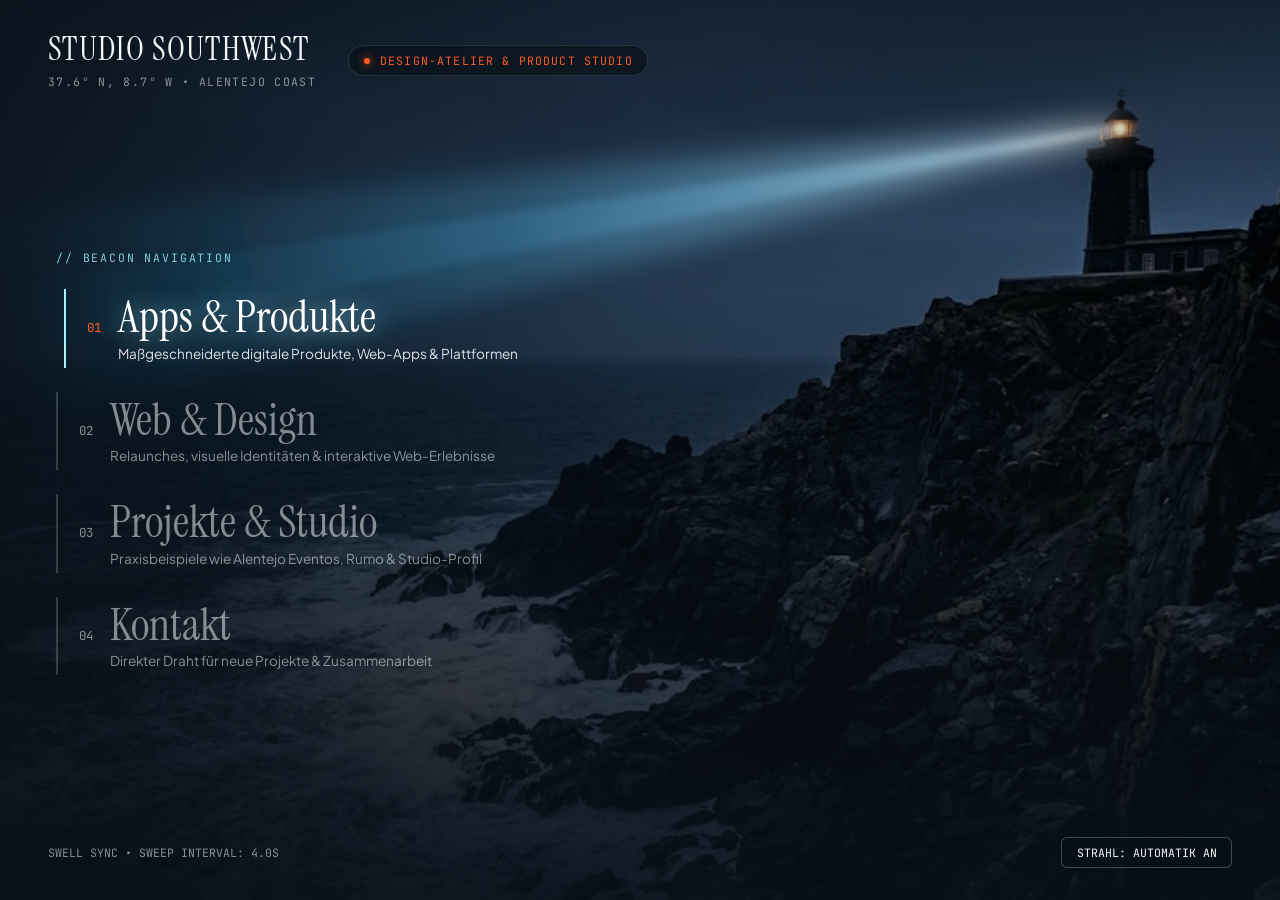
<file: index.html>
<!DOCTYPE html>
<html lang="de">
<head>
  <meta charset="UTF-8" />
  <meta name="viewport" content="width=device-width, initial-scale=1.0" />
  <title>STUDIO SOUTHWEST — Design-Atelier & Product Studio</title>
  <link rel="preconnect" href="https://fonts.googleapis.com">
  <link rel="preconnect" href="https://fonts.gstatic.com" crossorigin>
  <link href="https://fonts.googleapis.com/css2?family=Instrument+Serif:ital@0;1&family=JetBrains+Mono:wght@400;500&family=Plus+Jakarta+Sans:wght@400;500;600&display=swap" rel="stylesheet">
  <style>
    :root {
      --bg-abyss: #081018;
      --text-foam: #F4F6F8;
      --text-muted: rgba(244, 246, 248, 0.55);
      --accent-buoy: #FF5A26;
    }

    * {
      box-sizing: border-box;
      margin: 0;
      padding: 0;
    }

    html, body {
      width: 100%;
      max-width: 100%;
      overflow-x: hidden;
      min-height: 100vh;
      background-color: var(--bg-abyss);
      color: var(--text-foam);
      font-family: 'Plus Jakarta Sans', -apple-system, BlinkMacSystemFont, sans-serif;
    }

    .hero-stage {
      position: relative;
      width: 100%;
      max-width: 100%;
      height: 100vh;
      height: 100svh;
      min-height: 540px;
      overflow: hidden;
      display: flex;
      flex-direction: column;
      justify-content: space-between;
      padding: 2rem 3rem;
      background-color: var(--bg-abyss);
    }

    .coast-bg {
      position: absolute;
      inset: 0;
      width: 100%;
      height: 100%;
      object-fit: cover;
      object-position: center center;
      z-index: 1;
      filter: brightness(0.9) contrast(1.06);
      pointer-events: none;
    }

    .coast-vignette {
      position: absolute;
      inset: 0;
      z-index: 2;
      background:
        linear-gradient(90deg, rgba(8, 16, 24, 0.84) 0%, rgba(8, 16, 24, 0.36) 50%, rgba(8, 16, 24, 0.12) 100%),
        linear-gradient(180deg, rgba(8, 16, 24, 0.58) 0%, transparent 25%, rgba(8, 16, 24, 0.9) 100%);
      pointer-events: none;
    }

    .lighthouse-beam-layer {
      position: absolute;
      inset: 0;
      width: 100%;
      height: 100%;
      z-index: 3;
      pointer-events: none;
      mix-blend-mode: screen;
    }

    .top-bar {
      position: relative;
      z-index: 10;
      display: flex;
      flex-wrap: wrap;
      align-items: center;
      gap: 0.75rem 2rem;
      max-width: 100%;
      min-width: 0;
    }

    .brand {
      display: flex;
      flex-direction: column;
      gap: 0.3rem;
    }

    .brand-title {
      display: block;
      font-family: 'Instrument Serif', Georgia, serif;
      font-size: clamp(1.75rem, 2.6vw, 2.5rem);
      letter-spacing: 0.04em;
      line-height: 1;
      color: var(--text-foam);
      text-decoration: none;
    }

    .brand-coords {
      display: block;
      margin-top: 0.25rem;
      font-family: 'JetBrains Mono', monospace;
      font-size: 0.72rem;
      letter-spacing: 0.12em;
      color: var(--text-muted);
    }

    .telemetry {
      display: inline-flex;
      align-items: center;
      gap: 0.65rem;
      max-width: 100%;
      font-family: 'JetBrains Mono', monospace;
      font-size: 0.72rem;
      letter-spacing: 0.1em;
      color: var(--accent-buoy);
      background: rgba(8, 16, 24, 0.65);
      backdrop-filter: blur(8px);
      padding: 0.45rem 0.9rem;
      border: 1px solid rgba(255, 255, 255, 0.12);
      border-radius: 999px;
      white-space: nowrap;
      overflow: hidden;
      text-overflow: ellipsis;
    }

    .pulse-dot {
      flex-shrink: 0;
      width: 6px;
      height: 6px;
      border-radius: 50%;
      background-color: var(--accent-buoy);
      box-shadow: 0 0 8px var(--accent-buoy);
    }

    .beacon-nav {
      position: relative;
      z-index: 10;
      max-width: 560px;
      margin: auto 0;
      display: flex;
      flex-direction: column;
      gap: 1.5rem;
      padding-left: 0.5rem;
    }

    .nav-kicker {
      font-family: 'JetBrains Mono', monospace;
      font-size: 0.72rem;
      text-transform: uppercase;
      letter-spacing: 0.16em;
      color: rgba(165, 243, 252, 0.8);
    }

    .beacon-item {
      display: flex;
      align-items: baseline;
      gap: 1.1rem;
      text-decoration: none;
      padding: 0.3rem 0 0.3rem 1.3rem;
      border-left: 2px solid rgba(255, 255, 255, 0.18);
      transition: transform 0.5s ease, border-color 0.5s ease;
      cursor: pointer;
    }

    .beacon-index {
      font-family: 'JetBrains Mono', monospace;
      font-size: 0.78rem;
      color: var(--text-muted);
      transition: color 0.5s ease;
    }

    .beacon-content {
      display: flex;
      flex-direction: column;
      gap: 0.22rem;
    }

    .beacon-label {
      font-family: 'Instrument Serif', Georgia, serif;
      font-size: clamp(2rem, 3.5vw, 3.2rem);
      line-height: 1.05;
      color: rgba(244, 246, 248, 0.52);
      transition: color 0.5s ease, text-shadow 0.5s ease;
    }

    .beacon-sub {
      font-size: 0.85rem;
      line-height: 1.35;
      color: rgba(244, 246, 248, 0.55);
      transition: color 0.5s ease;
    }

    .beacon-item.illuminated {
      border-left-color: #A5F3FC;
      transform: translateX(8px);
    }

    .beacon-item.illuminated .beacon-index {
      color: var(--accent-buoy);
    }

    .beacon-item.illuminated .beacon-label {
      color: #FFFFFF;
      text-shadow: 0 0 26px rgba(165, 243, 252, 0.65);
    }

    .beacon-item.illuminated .beacon-sub {
      color: rgba(244, 246, 248, 0.9);
    }

    .bottom-bar {
      position: relative;
      z-index: 10;
      width: 100%;
      min-width: 0;
      display: flex;
      justify-content: space-between;
      align-items: center;
      gap: 0.75rem;
      font-family: 'JetBrains Mono', monospace;
      font-size: 0.72rem;
      color: var(--text-muted);
    }

    #statusText {
      min-width: 0;
      overflow: hidden;
      text-overflow: ellipsis;
      white-space: nowrap;
    }

    .beam-control {
      flex-shrink: 0;
      background: rgba(8, 16, 24, 0.82);
      border: 1px solid rgba(255, 255, 255, 0.24);
      color: var(--text-foam);
      font-family: 'JetBrains Mono', monospace;
      font-size: 0.72rem;
      padding: 0.45rem 0.9rem;
      border-radius: 6px;
      cursor: pointer;
    }

    .beam-control:hover {
      border-color: var(--accent-buoy);
    }

    @media (max-width: 768px) {
      .hero-stage {
        padding: 1.1rem 1.15rem;
        min-height: 100svh;
      }

      .coast-bg {
        object-position: 86% 18%;
      }

      .coast-vignette {
        background:
          linear-gradient(90deg, rgba(8, 16, 24, 0.88) 0%, rgba(8, 16, 24, 0.56) 54%, rgba(8, 16, 24, 0.14) 100%),
          linear-gradient(180deg, rgba(8, 16, 24, 0.62) 0%, transparent 22%, rgba(8, 16, 24, 0.92) 100%);
      }

      .top-bar {
        max-width: 100%;
        gap: 0.45rem;
      }

      .brand-title {
        font-size: 1.38rem;
      }

      .brand-coords {
        font-size: 0.58rem;
        margin-top: 0.1rem;
      }

      .telemetry {
        font-size: 0.54rem;
        letter-spacing: 0.06em;
        padding: 0.25rem 0.55rem;
      }

      .beacon-nav {
        max-width: 82%;
        gap: 0.8rem;
        padding-left: 0;
      }

      .nav-kicker {
        font-size: 0.58rem;
      }

      .beacon-item {
        gap: 0.6rem;
        padding: 0.15rem 0 0.15rem 0.75rem;
      }

      .beacon-item.illuminated {
        transform: translateX(4px);
      }

      .beacon-index {
        font-size: 0.64rem;
      }

      .beacon-label {
        font-size: 1.35rem;
        line-height: 1.08;
      }

      .beacon-sub {
        font-size: 0.68rem;
        line-height: 1.25;
      }

      .bottom-bar {
        font-size: 0.58rem;
      }

      .beam-control {
        font-size: 0.58rem;
        padding: 0.32rem 0.55rem;
      }
    }
  </style>
</head>
<body>

  <main class="hero-stage" id="heroStage" tabindex="-1">
    <img src="coast.jpg" id="coastImg" alt="Alentejo Atlantikküste mit Leuchtturm" class="coast-bg" />
    <div class="coast-vignette"></div>

    <svg class="lighthouse-beam-layer" id="beamSvg">
      <defs>
        <linearGradient id="beamGrad" gradientUnits="userSpaceOnUse" x1="1200" y1="130" x2="0" y2="350">
          <stop offset="0%" stop-color="#FFFBEB" stop-opacity="0.95" />
          <stop offset="12%" stop-color="#BAE6FD" stop-opacity="0.52" />
          <stop offset="55%" stop-color="#38BDF8" stop-opacity="0.2" />
          <stop offset="100%" stop-color="#0EA5E9" stop-opacity="0.0" />
        </linearGradient>

        <filter id="beamBlur" x="-20%" y="-20%" width="140%" height="140%">
          <feGaussianBlur stdDeviation="14" />
        </filter>
        <filter id="coreBlur" x="-20%" y="-20%" width="140%" height="140%">
          <feGaussianBlur stdDeviation="4" />
        </filter>
      </defs>

      <polygon id="beamOuter" points="1000,140 0,250 0,380" fill="url(#beamGrad)" filter="url(#beamBlur)" />
      <polygon id="beamCore" points="1000,140 0,295 0,335" fill="url(#beamGrad)" filter="url(#coreBlur)" opacity="0.72" />
      <circle id="lanternGlow" cx="1000" cy="140" r="5" fill="#FEF3C7" filter="url(#coreBlur)" opacity="0.9" />
    </svg>

    <header class="top-bar">
      <div class="brand">
        <a href="index.html" class="brand-title">STUDIO SOUTHWEST</a>
        <span class="brand-coords">37.6° N, 8.7° W • ALENTEJO COAST</span>
      </div>
      <div class="telemetry">
        <span class="pulse-dot"></span>
        <span>DESIGN-ATELIER & PRODUCT STUDIO</span>
      </div>
    </header>

    <nav class="beacon-nav" id="beaconNav" aria-label="Hauptnavigation">
      <div class="nav-kicker">// BEACON NAVIGATION</div>

      <a href="apps.html" class="beacon-item illuminated" data-index="0">
        <span class="beacon-index">01</span>
        <div class="beacon-content">
          <span class="beacon-label">Apps & Produkte</span>
          <span class="beacon-sub">Maßgeschneiderte digitale Produkte, Web-Apps & Plattformen</span>
        </div>
      </a>

      <a href="design.html" class="beacon-item" data-index="1">
        <span class="beacon-index">02</span>
        <div class="beacon-content">
          <span class="beacon-label">Web & Design</span>
          <span class="beacon-sub">Relaunches, visuelle Identitäten & interaktive Web-Erlebnisse</span>
        </div>
      </a>

      <a href="projekte.html" class="beacon-item" data-index="2">
        <span class="beacon-index">03</span>
        <div class="beacon-content">
          <span class="beacon-label">Projekte & Studio</span>
          <span class="beacon-sub">Praxisbeispiele wie Alentejo Eventos, Rumo & Studio-Profil</span>
        </div>
      </a>

      <a href="kontakt.html" class="beacon-item" data-index="3">
        <span class="beacon-index">04</span>
        <div class="beacon-content">
          <span class="beacon-label">Kontakt</span>
          <span class="beacon-sub">Direkter Draht für neue Projekte & Zusammenarbeit</span>
        </div>
      </a>
    </nav>

    <footer class="bottom-bar">
      <span id="statusText">SWELL SYNC • SWEEP INTERVAL: 4.0S</span>
      <button class="beam-control" id="toggleSweepBtn" type="button">STRAHL: AUTOMATIK AN</button>
    </footer>
  </main>

  <script>
    (function () {
      let lanternRelX = 0.7985;
      let lanternRelY = 0.1420;

      const STEP_DURATION = 4000;

      const stage = document.getElementById('heroStage');
      const img = document.getElementById('coastImg');
      const beamSvg = document.getElementById('beamSvg');
      const beamGrad = document.getElementById('beamGrad');
      const beamOuter = document.getElementById('beamOuter');
      const beamCore = document.getElementById('beamCore');
      const lanternGlow = document.getElementById('lanternGlow');
      const items = Array.from(document.querySelectorAll('.beacon-item'));
      const toggleBtn = document.getElementById('toggleSweepBtn');
      const statusText = document.getElementById('statusText');

      let beaconX = window.innerWidth * 0.78;
      let beaconY = window.innerHeight * 0.14;
      let currentTargetY = window.innerHeight * 0.36;
      let displayedY = currentTargetY;
      let activeIndex = 0;
      let isAuto = true;
      let isHovering = false;
      let lastSwitchTime = performance.now();

      function updateBeaconOrigin() {
        try {
          const stageRect = stage.getBoundingClientRect();
          const cw = stageRect.width || window.innerWidth || 1280;
          const ch = stageRect.height || window.innerHeight || 720;

          beamSvg.setAttribute('viewBox', `0 0 ${cw} ${ch}`);

          const nw = img.naturalWidth || 1600;
          const nh = img.naturalHeight || 900;
          const imgRatio = nw / nh;
          const stageRatio = cw / ch;

          const isMobile = cw <= 768;
          const focusX = isMobile ? 0.86 : 0.5;
          const focusY = isMobile ? 0.18 : 0.5;

          let renderW, renderH, offsetX, offsetY;
          if (stageRatio > imgRatio) {
            renderW = cw;
            renderH = cw / imgRatio;
            offsetX = 0;
            offsetY = (ch - renderH) * focusY;
          } else {
            renderH = ch;
            renderW = ch * imgRatio;
            offsetX = (cw - renderW) * focusX;
            offsetY = 0;
          }

          beaconX = offsetX + renderW * lanternRelX;
          beaconY = offsetY + renderH * lanternRelY;

          lanternGlow.setAttribute('cx', beaconX);
          lanternGlow.setAttribute('cy', beaconY);
        } catch (err) {
          beaconX = window.innerWidth * 0.78;
          beaconY = window.innerHeight * 0.14;
        }
      }

      function getItemTargetY(index) {
        try {
          const el = items[index];
          if (!el) return window.innerHeight * 0.4;
          const stageRect = stage.getBoundingClientRect();
          const itemRect = el.getBoundingClientRect();
          if (!itemRect.height) return window.innerHeight * (0.35 + index * 0.1);
          return (itemRect.top + itemRect.height / 2) - stageRect.top;
        } catch (err) {
          return window.innerHeight * (0.35 + index * 0.1);
        }
      }

      function setActiveItem(index) {
        activeIndex = index;
        items.forEach((el, idx) => {
          el.classList.toggle('illuminated', idx === index);
        });
        currentTargetY = getItemTargetY(index);
      }

      function handleArrowKey(e) {
        const step = e.shiftKey ? 0.005 : 0.0015;
        let changed = false;
        if (e.key === 'ArrowLeft')  { lanternRelX -= step; changed = true; }
        if (e.key === 'ArrowRight') { lanternRelX += step; changed = true; }
        if (e.key === 'ArrowUp')    { lanternRelY -= step; changed = true; }
        if (e.key === 'ArrowDown')  { lanternRelY += step; changed = true; }
        if (changed) {
          e.preventDefault();
          updateBeaconOrigin();
          if (statusText) {
            statusText.textContent = `ORIGIN X: ${lanternRelX.toFixed(4)} • Y: ${lanternRelY.toFixed(4)}`;
          }
        }
      }

      window.addEventListener('keydown', handleArrowKey);
      document.addEventListener('keydown', handleArrowKey);
      stage.addEventListener('click', () => {
        if (document.activeElement !== toggleBtn && !document.activeElement?.closest('a')) {
          stage.focus({ preventScroll: true });
        }
      });

      items.forEach((item, idx) => {
        item.addEventListener('mouseenter', () => {
          isHovering = true;
          setActiveItem(idx);
        });
        item.addEventListener('mouseleave', () => {
          isHovering = false;
          lastSwitchTime = performance.now();
        });
      });

      if (toggleBtn) {
        toggleBtn.addEventListener('click', () => {
          isAuto = !isAuto;
          toggleBtn.textContent = isAuto ? 'STRAHL: AUTOMATIK AN' : 'STRAHL: PAUSIERT';
          lastSwitchTime = performance.now();
        });
      }

      window.addEventListener('resize', () => {
        updateBeaconOrigin();
        currentTargetY = getItemTargetY(activeIndex);
      });

      if (img.complete) {
        updateBeaconOrigin();
      } else {
        img.addEventListener('load', updateBeaconOrigin);
      }

      function animate(now) {
        if (isAuto && !isHovering && (now - lastSwitchTime >= STEP_DURATION)) {
          const nextIndex = (activeIndex + 1) % items.length;
          setActiveItem(nextIndex);
          lastSwitchTime = now;
        }

        displayedY += (currentTargetY - displayedY) * 0.045;

        beamGrad.setAttribute('x1', beaconX);
        beamGrad.setAttribute('y1', beaconY);
        beamGrad.setAttribute('x2', 0);
        beamGrad.setAttribute('y2', displayedY);

        const tipHalf = 3.5;
        const outerSpread = Math.max(85, window.innerHeight * 0.12);
        const coreSpread = Math.max(28, window.innerHeight * 0.042);

        beamOuter.setAttribute(
          'points',
          `${beaconX},${beaconY - tipHalf} ${beaconX},${beaconY + tipHalf} -40,${displayedY + outerSpread} -40,${displayedY - outerSpread}`
        );
        beamCore.setAttribute(
          'points',
          `${beaconX},${beaconY - 2} ${beaconX},${beaconY + 2} -40,${displayedY + coreSpread} -40,${displayedY - coreSpread}`
        );

        requestAnimationFrame(animate);
      }

      updateBeaconOrigin();
      setActiveItem(0);
      displayedY = currentTargetY;
      requestAnimationFrame(animate);
    })();
  </script>
</body>
</html>
</file>
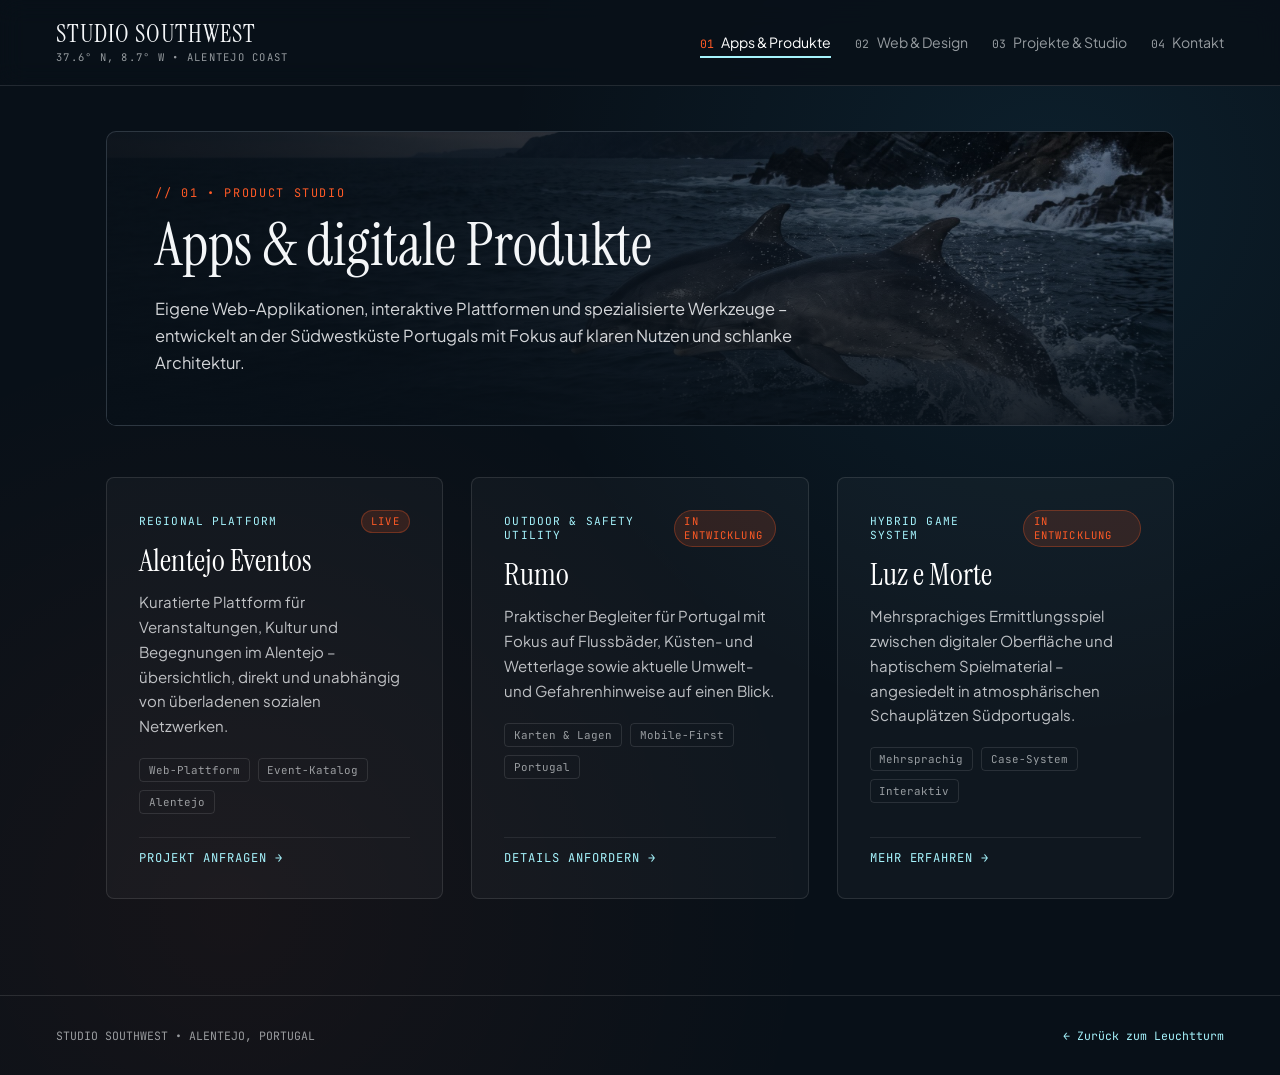
<file: apps.html>
<!DOCTYPE html>
<html lang="de">
<head>
  <meta charset="UTF-8" />
  <meta name="viewport" content="width=device-width, initial-scale=1.0" />
  <title>Apps & Produkte — STUDIO SOUTHWEST</title>
  <link rel="preconnect" href="https://fonts.googleapis.com">
  <link rel="preconnect" href="https://fonts.gstatic.com" crossorigin>
  <link href="https://fonts.googleapis.com/css2?family=Instrument+Serif:ital@0;1&family=JetBrains+Mono:wght@400;500&family=Plus+Jakarta+Sans:wght@400;500;600&display=swap" rel="stylesheet">
  <link rel="stylesheet" href="studio.css" />
</head>
<body>
  <header class="sub-header">
    <a href="index.html" class="sub-brand">
      <span class="sub-brand-title">STUDIO SOUTHWEST</span>
      <span class="sub-brand-coords">37.6° N, 8.7° W • ALENTEJO COAST</span>
    </a>
    <nav class="sub-nav" aria-label="Hauptnavigation">
      <a href="apps.html" class="active"><span>01</span> Apps & Produkte</a>
      <a href="design.html"><span>02</span> Web & Design</a>
      <a href="projekte.html"><span>03</span> Projekte & Studio</a>
      <a href="kontakt.html"><span>04</span> Kontakt</a>
    </nav>
  </header>

  <main class="page-wrap">
    <section class="page-hero">
      <img src="bg-dolphins.jpg" alt="Delfine vor der Atlantikküste" class="hero-bg-img hero-pos-dolphins" />
      <div class="hero-overlay"></div>
      <div class="hero-content">
        <div class="page-kicker">// 01 • PRODUCT STUDIO</div>
        <h1 class="page-title">Apps & digitale Produkte</h1>
        <p class="page-lead">
          Eigene Web-Applikationen, interaktive Plattformen und spezialisierte Werkzeuge – entwickelt an der Südwestküste Portugals mit Fokus auf klaren Nutzen und schlanke Architektur.
        </p>
      </div>
    </section>

    <div class="cards-grid">
      <article class="studio-card">
        <div>
          <div class="card-meta">
            <span>REGIONAL PLATFORM</span>
            <span class="status-pill">LIVE</span>
          </div>
          <h2>Alentejo Eventos</h2>
          <p>
            Kuratierte Plattform für Veranstaltungen, Kultur und Begegnungen im Alentejo – übersichtlich, direkt und unabhängig von überladenen sozialen Netzwerken.
          </p>
          <div class="tag-row">
            <span class="tag">Web-Plattform</span>
            <span class="tag">Event-Katalog</span>
            <span class="tag">Alentejo</span>
          </div>
        </div>
        <a href="kontakt.html" class="card-link">Projekt anfragen →</a>
      </article>

      <article class="studio-card">
        <div>
          <div class="card-meta">
            <span>OUTDOOR & SAFETY UTILITY</span>
            <span class="status-pill">IN ENTWICKLUNG</span>
          </div>
          <h2>Rumo</h2>
          <p>
            Praktischer Begleiter für Portugal mit Fokus auf Flussbäder, Küsten- und Wetterlage sowie aktuelle Umwelt- und Gefahrenhinweise auf einen Blick.
          </p>
          <div class="tag-row">
            <span class="tag">Karten & Lagen</span>
            <span class="tag">Mobile-First</span>
            <span class="tag">Portugal</span>
          </div>
        </div>
        <a href="kontakt.html" class="card-link">Details anfordern →</a>
      </article>

      <article class="studio-card">
        <div>
          <div class="card-meta">
            <span>HYBRID GAME SYSTEM</span>
            <span class="status-pill">IN ENTWICKLUNG</span>
          </div>
          <h2>Luz e Morte</h2>
          <p>
            Mehrsprachiges Ermittlungsspiel zwischen digitaler Oberfläche und haptischem Spielmaterial – angesiedelt in atmosphärischen Schauplätzen Südportugals.
          </p>
          <div class="tag-row">
            <span class="tag">Mehrsprachig</span>
            <span class="tag">Case-System</span>
            <span class="tag">Interaktiv</span>
          </div>
        </div>
        <a href="kontakt.html" class="card-link">Mehr erfahren →</a>
      </article>
    </div>
  </main>

  <footer class="sub-footer">
    <span>STUDIO SOUTHWEST • ALENTEJO, PORTUGAL</span>
    <a href="index.html">← Zurück zum Leuchtturm</a>
  </footer>
</body>
</html>
</file>
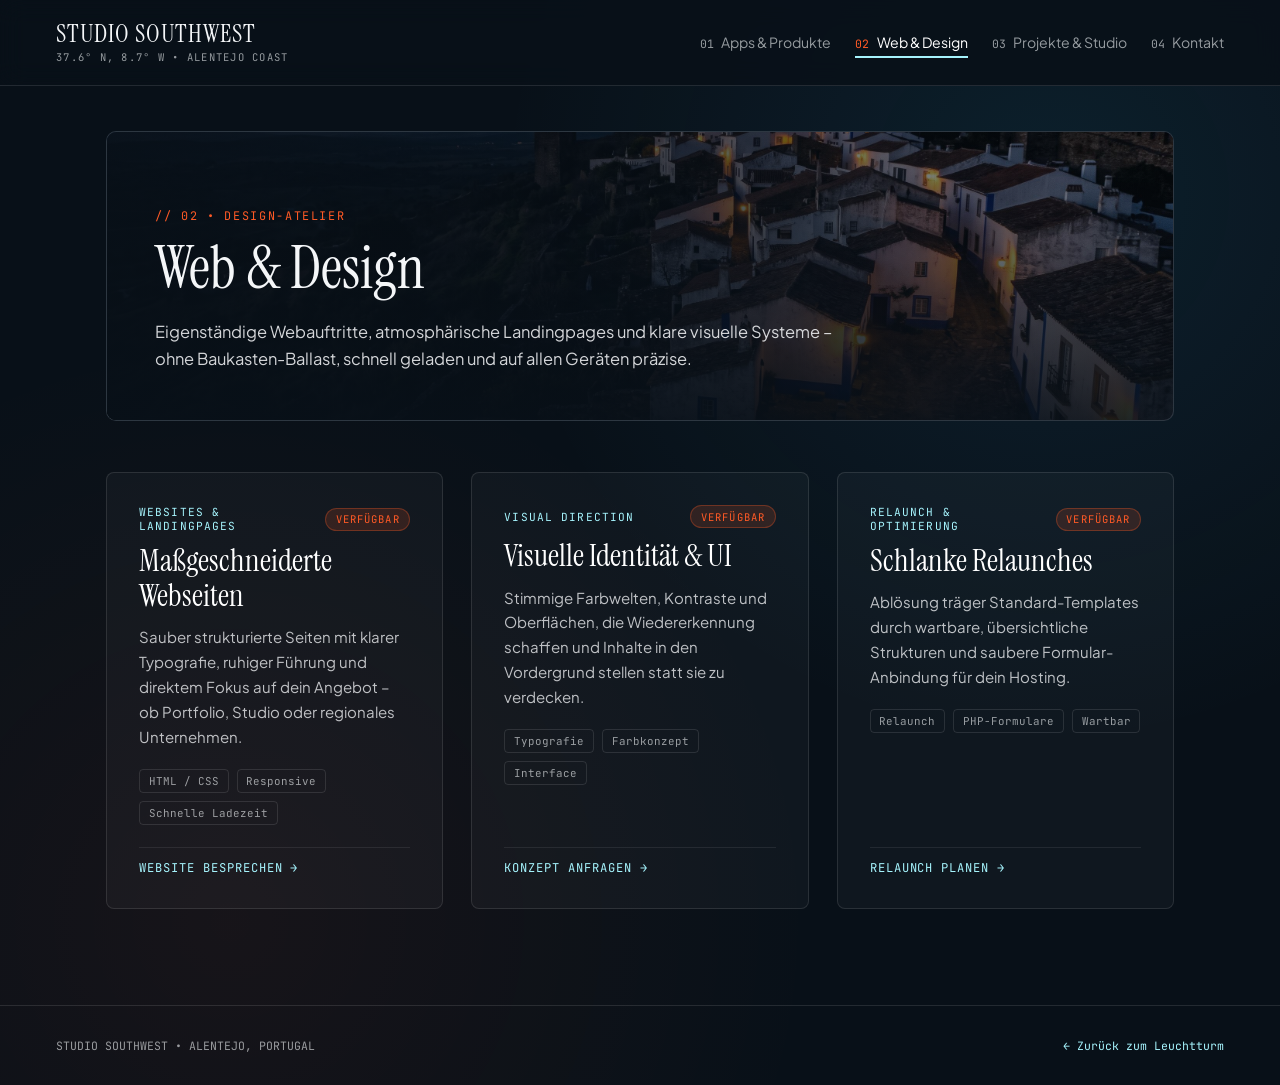
<file: design.html>
<!DOCTYPE html>
<html lang="de">
<head>
  <meta charset="UTF-8" />
  <meta name="viewport" content="width=device-width, initial-scale=1.0" />
  <title>Web & Design — STUDIO SOUTHWEST</title>
  <link rel="preconnect" href="https://fonts.googleapis.com">
  <link rel="preconnect" href="https://fonts.gstatic.com" crossorigin>
  <link href="https://fonts.googleapis.com/css2?family=Instrument+Serif:ital@0;1&family=JetBrains+Mono:wght@400;500&family=Plus+Jakarta+Sans:wght@400;500;600&display=swap" rel="stylesheet">
  <link rel="stylesheet" href="studio.css" />
</head>
<body>
  <header class="sub-header">
    <a href="index.html" class="sub-brand">
      <span class="sub-brand-title">STUDIO SOUTHWEST</span>
      <span class="sub-brand-coords">37.6° N, 8.7° W • ALENTEJO COAST</span>
    </a>
    <nav class="sub-nav" aria-label="Hauptnavigation">
      <a href="apps.html"><span>01</span> Apps & Produkte</a>
      <a href="design.html" class="active"><span>02</span> Web & Design</a>
      <a href="projekte.html"><span>03</span> Projekte & Studio</a>
      <a href="kontakt.html"><span>04</span> Kontakt</a>
    </nav>
  </header>

  <main class="page-wrap">
    <section class="page-hero">
      <img src="bg-village.jpg" alt="Weißgekalktes Alentejo-Dorf zur blauen Stunde" class="hero-bg-img hero-pos-village" />
      <div class="hero-overlay"></div>
      <div class="hero-content">
        <div class="page-kicker">// 02 • DESIGN-ATELIER</div>
        <h1 class="page-title">Web & Design</h1>
        <p class="page-lead">
          Eigenständige Webauftritte, atmosphärische Landingpages und klare visuelle Systeme – ohne Baukasten-Ballast, schnell geladen und auf allen Geräten präzise.
        </p>
      </div>
    </section>

    <div class="cards-grid">
      <article class="studio-card">
        <div>
          <div class="card-meta">
            <span>WEBSITES & LANDINGPAGES</span>
            <span class="status-pill">VERFÜGBAR</span>
          </div>
          <h2>Maßgeschneiderte Webseiten</h2>
          <p>
            Sauber strukturierte Seiten mit klarer Typografie, ruhiger Führung und direktem Fokus auf dein Angebot – ob Portfolio, Studio oder regionales Unternehmen.
          </p>
          <div class="tag-row">
            <span class="tag">HTML / CSS</span>
            <span class="tag">Responsive</span>
            <span class="tag">Schnelle Ladezeit</span>
          </div>
        </div>
        <a href="kontakt.html" class="card-link">Website besprechen →</a>
      </article>

      <article class="studio-card">
        <div>
          <div class="card-meta">
            <span>VISUAL DIRECTION</span>
            <span class="status-pill">VERFÜGBAR</span>
          </div>
          <h2>Visuelle Identität & UI</h2>
          <p>
            Stimmige Farbwelten, Kontraste und Oberflächen, die Wiedererkennung schaffen und Inhalte in den Vordergrund stellen statt sie zu verdecken.
          </p>
          <div class="tag-row">
            <span class="tag">Typografie</span>
            <span class="tag">Farbkonzept</span>
            <span class="tag">Interface</span>
          </div>
        </div>
        <a href="kontakt.html" class="card-link">Konzept anfragen →</a>
      </article>

      <article class="studio-card">
        <div>
          <div class="card-meta">
            <span>RELAUNCH & OPTIMIERUNG</span>
            <span class="status-pill">VERFÜGBAR</span>
          </div>
          <h2>Schlanke Relaunches</h2>
          <p>
            Ablösung träger Standard-Templates durch wartbare, übersichtliche Strukturen und saubere Formular-Anbindung für dein Hosting.
          </p>
          <div class="tag-row">
            <span class="tag">Relaunch</span>
            <span class="tag">PHP-Formulare</span>
            <span class="tag">Wartbar</span>
          </div>
        </div>
        <a href="kontakt.html" class="card-link">Relaunch planen →</a>
      </article>
    </div>
  </main>

  <footer class="sub-footer">
    <span>STUDIO SOUTHWEST • ALENTEJO, PORTUGAL</span>
    <a href="index.html">← Zurück zum Leuchtturm</a>
  </footer>
</body>
</html>
</file>
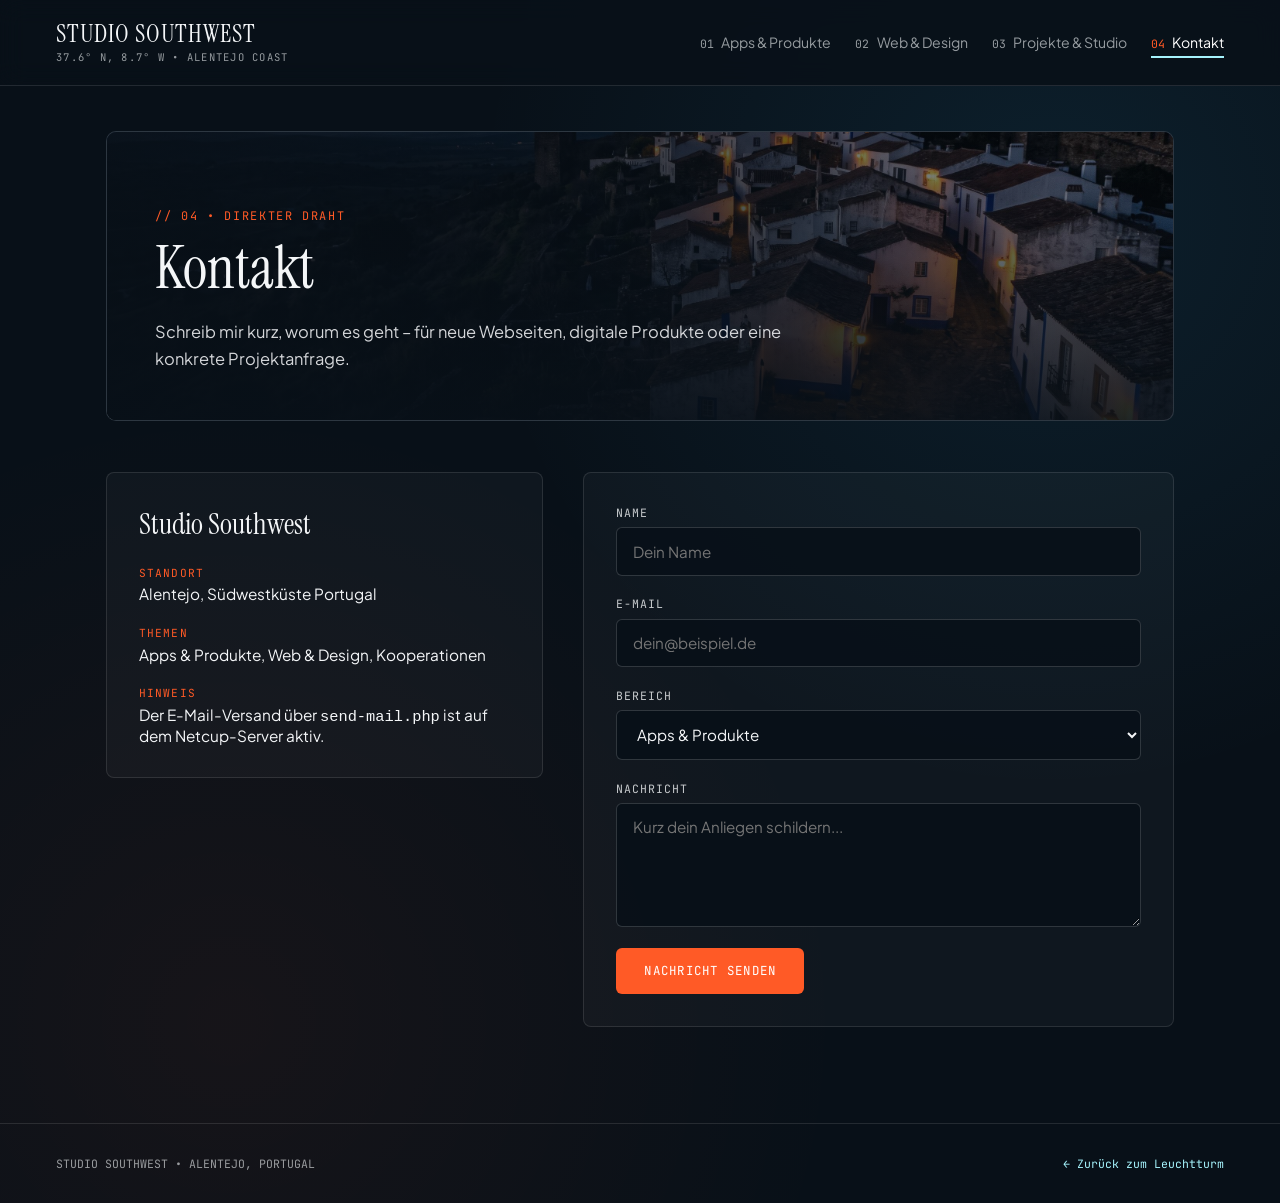
<file: kontakt.html>
<!DOCTYPE html>
<html lang="de">
<head>
  <meta charset="UTF-8" />
  <meta name="viewport" content="width=device-width, initial-scale=1.0" />
  <title>Kontakt — STUDIO SOUTHWEST</title>
  <link rel="preconnect" href="https://fonts.googleapis.com">
  <link rel="preconnect" href="https://fonts.gstatic.com" crossorigin>
  <link href="https://fonts.googleapis.com/css2?family=Instrument+Serif:ital@0;1&family=JetBrains+Mono:wght@400;500&family=Plus+Jakarta+Sans:wght@400;500;600&display=swap" rel="stylesheet">
  <link rel="stylesheet" href="studio.css" />
</head>
<body>
  <header class="sub-header">
    <a href="index.html" class="sub-brand">
      <span class="sub-brand-title">STUDIO SOUTHWEST</span>
      <span class="sub-brand-coords">37.6° N, 8.7° W • ALENTEJO COAST</span>
    </a>
    <nav class="sub-nav" aria-label="Hauptnavigation">
      <a href="apps.html"><span>01</span> Apps & Produkte</a>
      <a href="design.html"><span>02</span> Web & Design</a>
      <a href="projekte.html"><span>03</span> Projekte & Studio</a>
      <a href="kontakt.html" class="active"><span>04</span> Kontakt</a>
    </nav>
  </header>

  <main class="page-wrap">
    <section class="page-hero">
      <img src="bg-village.jpg" alt="Alentejo am Abend" class="hero-bg-img hero-pos-village" />
      <div class="hero-overlay"></div>
      <div class="hero-content">
        <div class="page-kicker">// 04 • DIREKTER DRAHT</div>
        <h1 class="page-title">Kontakt</h1>
        <p class="page-lead">
          Schreib mir kurz, worum es geht – für neue Webseiten, digitale Produkte oder eine konkrete Projektanfrage.
        </p>
      </div>
    </section>

    <div class="contact-layout">
      <aside class="contact-info">
        <h3>Studio Southwest</h3>
        <div class="contact-detail">
          <span>Standort</span>
          <p>Alentejo, Südwestküste Portugal</p>
        </div>
        <div class="contact-detail">
          <span>Themen</span>
          <p>Apps & Produkte, Web & Design, Kooperationen</p>
        </div>
        <div class="contact-detail">
          <span>Hinweis</span>
          <p>Der E-Mail-Versand über <code>send-mail.php</code> ist auf dem Netcup-Server aktiv.</p>
        </div>
      </aside>

      <form class="contact-form" id="contactForm" action="send-mail.php" method="post">
        <div class="form-group">
          <label for="name">Name</label>
          <input id="name" name="name" type="text" required placeholder="Dein Name" />
        </div>
        <div class="form-group">
          <label for="email">E-Mail</label>
          <input id="email" name="email" type="email" required placeholder="dein@beispiel.de" />
        </div>
        <div class="form-group">
          <label for="topic">Bereich</label>
          <select id="topic" name="topic">
            <option value="Apps & Produkte">Apps & Produkte</option>
            <option value="Web & Design">Web & Design</option>
            <option value="Projekte & Studio">Projekte & Studio</option>
            <option value="Sonstiges">Sonstiges</option>
          </select>
        </div>
        <div class="form-group">
          <label for="message">Nachricht</label>
          <textarea id="message" name="message" rows="5" required placeholder="Kurz dein Anliegen schildern..."></textarea>
        </div>
        <button type="submit" class="btn-submit">Nachricht senden</button>
        <div class="form-feedback" id="formFeedback" role="status" aria-live="polite"></div>
      </form>
    </div>
  </main>

  <footer class="sub-footer">
    <span>STUDIO SOUTHWEST • ALENTEJO, PORTUGAL</span>
    <a href="index.html">← Zurück zum Leuchtturm</a>
  </footer>

  <script>
    (function () {
      const form = document.getElementById('contactForm');
      const feedback = document.getElementById('formFeedback');
      if (!form || !feedback) return;

      form.addEventListener('submit', async function (e) {
        if (window.location.protocol === 'file:' || window.location.hostname.endsWith('github.io')) {
          e.preventDefault();
          feedback.className = 'form-feedback error';
          feedback.textContent = 'Hinweis: Auf GitHub Pages läuft kein PHP. Auf Netcup übernimmt send-mail.php den Versand.';
          return;
        }

        e.preventDefault();
        feedback.className = 'form-feedback';
        feedback.textContent = 'Wird gesendet...';
        feedback.style.display = 'block';

        try {
          const response = await fetch(form.action, {
            method: 'POST',
            body: new FormData(form)
          });
          const text = await response.text();
          if (response.ok) {
            feedback.className = 'form-feedback success';
            feedback.textContent = text || 'Nachricht wurde gesendet.';
            form.reset();
          } else {
            feedback.className = 'form-feedback error';
            feedback.textContent = text || 'Versand derzeit nicht möglich.';
          }
        } catch (err) {
          feedback.className = 'form-feedback error';
          feedback.textContent = 'Verbindung fehlgeschlagen. Bitte später erneut versuchen.';
        }
      });
    })();
  </script>
</body>
</html>
</file>
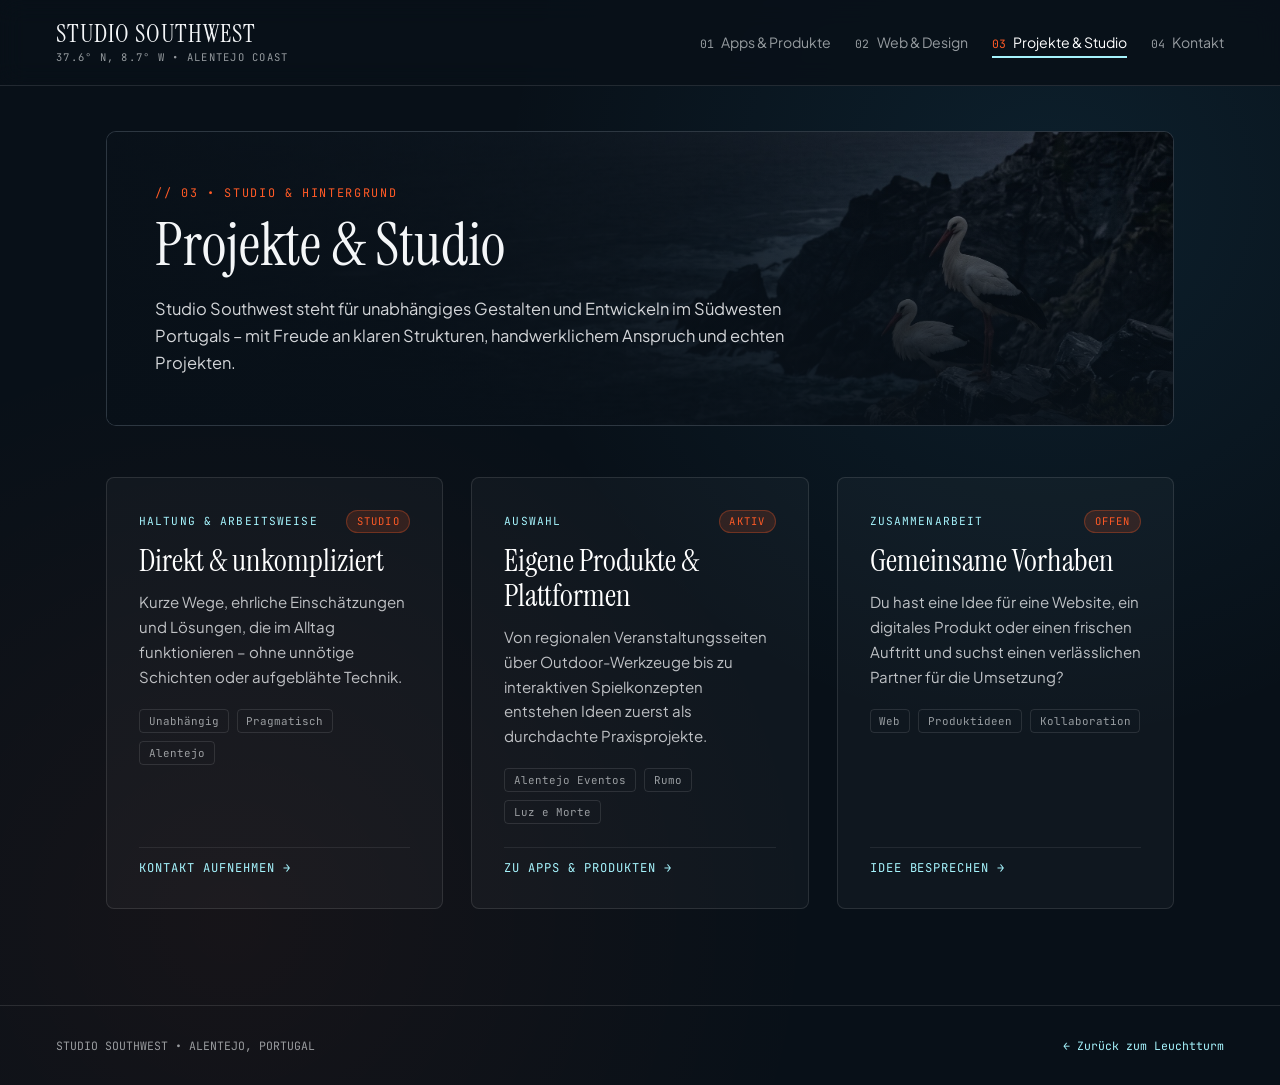
<file: projekte.html>
<!DOCTYPE html>
<html lang="de">
<head>
  <meta charset="UTF-8" />
  <meta name="viewport" content="width=device-width, initial-scale=1.0" />
  <title>Projekte & Studio — STUDIO SOUTHWEST</title>
  <link rel="preconnect" href="https://fonts.googleapis.com">
  <link rel="preconnect" href="https://fonts.gstatic.com" crossorigin>
  <link href="https://fonts.googleapis.com/css2?family=Instrument+Serif:ital@0;1&family=JetBrains+Mono:wght@400;500&family=Plus+Jakarta+Sans:wght@400;500;600&display=swap" rel="stylesheet">
  <link rel="stylesheet" href="studio.css" />
</head>
<body>
  <header class="sub-header">
    <a href="index.html" class="sub-brand">
      <span class="sub-brand-title">STUDIO SOUTHWEST</span>
      <span class="sub-brand-coords">37.6° N, 8.7° W • ALENTEJO COAST</span>
    </a>
    <nav class="sub-nav" aria-label="Hauptnavigation">
      <a href="apps.html"><span>01</span> Apps & Produkte</a>
      <a href="design.html"><span>02</span> Web & Design</a>
      <a href="projekte.html" class="active"><span>03</span> Projekte & Studio</a>
      <a href="kontakt.html"><span>04</span> Kontakt</a>
    </nav>
  </header>

  <main class="page-wrap">
    <section class="page-hero">
      <img src="bg-storks.jpg" alt="Störche auf den Klippen des Alentejo" class="hero-bg-img hero-pos-storks" />
      <div class="hero-overlay"></div>
      <div class="hero-content">
        <div class="page-kicker">// 03 • STUDIO & HINTERGRUND</div>
        <h1 class="page-title">Projekte & Studio</h1>
        <p class="page-lead">
          Studio Southwest steht für unabhängiges Gestalten und Entwickeln im Südwesten Portugals – mit Freude an klaren Strukturen, handwerklichem Anspruch und echten Projekten.
        </p>
      </div>
    </section>

    <div class="cards-grid">
      <article class="studio-card">
        <div>
          <div class="card-meta">
            <span>HALTUNG & ARBEITSWEISE</span>
            <span class="status-pill">STUDIO</span>
          </div>
          <h2>Direkt & unkompliziert</h2>
          <p>
            Kurze Wege, ehrliche Einschätzungen und Lösungen, die im Alltag funktionieren – ohne unnötige Schichten oder aufgeblähte Technik.
          </p>
          <div class="tag-row">
            <span class="tag">Unabhängig</span>
            <span class="tag">Pragmatisch</span>
            <span class="tag">Alentejo</span>
          </div>
        </div>
        <a href="kontakt.html" class="card-link">Kontakt aufnehmen →</a>
      </article>

      <article class="studio-card">
        <div>
          <div class="card-meta">
            <span>AUSWAHL</span>
            <span class="status-pill">AKTIV</span>
          </div>
          <h2>Eigene Produkte & Plattformen</h2>
          <p>
            Von regionalen Veranstaltungsseiten über Outdoor-Werkzeuge bis zu interaktiven Spielkonzepten entstehen Ideen zuerst als durchdachte Praxisprojekte.
          </p>
          <div class="tag-row">
            <span class="tag">Alentejo Eventos</span>
            <span class="tag">Rumo</span>
            <span class="tag">Luz e Morte</span>
          </div>
        </div>
        <a href="apps.html" class="card-link">Zu Apps & Produkten →</a>
      </article>

      <article class="studio-card">
        <div>
          <div class="card-meta">
            <span>ZUSAMMENARBEIT</span>
            <span class="status-pill">OFFEN</span>
          </div>
          <h2>Gemeinsame Vorhaben</h2>
          <p>
            Du hast eine Idee für eine Website, ein digitales Produkt oder einen frischen Auftritt und suchst einen verlässlichen Partner für die Umsetzung?
          </p>
          <div class="tag-row">
            <span class="tag">Web</span>
            <span class="tag">Produktideen</span>
            <span class="tag">Kollaboration</span>
          </div>
        </div>
        <a href="kontakt.html" class="card-link">Idee besprechen →</a>
      </article>
    </div>
  </main>

  <footer class="sub-footer">
    <span>STUDIO SOUTHWEST • ALENTEJO, PORTUGAL</span>
    <a href="index.html">← Zurück zum Leuchtturm</a>
  </footer>
</body>
</html>
</file>
<file: studio.css>
:root {
  --bg-abyss: #081018;
  --bg-card: rgba(255, 255, 255, 0.03);
  --bg-card-hover: rgba(255, 255, 255, 0.055);
  --border-subtle: rgba(255, 255, 255, 0.11);
  --border-glow: rgba(165, 243, 252, 0.45);
  --text-foam: #F4F6F8;
  --text-muted: rgba(244, 246, 248, 0.6);
  --accent-buoy: #FF5A26;
  --beam-cyan: #A5F3FC;
}

* {
  box-sizing: border-box;
  margin: 0;
  padding: 0;
}

html {
  scroll-behavior: smooth;
  background-color: var(--bg-abyss);
  color: var(--text-foam);
  font-family: 'Plus Jakarta Sans', -apple-system, BlinkMacSystemFont, sans-serif;
}

body {
  min-height: 100vh;
  display: flex;
  flex-direction: column;
  background:
    radial-gradient(circle at 82% 18%, rgba(56, 189, 248, 0.09) 0%, transparent 40%),
    radial-gradient(circle at 18% 85%, rgba(255, 90, 38, 0.06) 0%, transparent 42%),
    var(--bg-abyss);
  color: var(--text-foam);
}

.sub-header {
  position: sticky;
  top: 0;
  z-index: 50;
  display: flex;
  flex-wrap: wrap;
  justify-content: space-between;
  align-items: center;
  gap: 1rem 2rem;
  padding: 1.35rem 3.5rem;
  background: rgba(8, 16, 24, 0.88);
  backdrop-filter: blur(12px);
  border-bottom: 1px solid var(--border-subtle);
}

.sub-brand {
  display: flex;
  flex-direction: column;
  gap: 0.2rem;
  text-decoration: none;
}

.sub-brand-title {
  font-family: 'Instrument Serif', Georgia, serif;
  font-size: 1.55rem;
  letter-spacing: 0.04em;
  line-height: 1;
  color: var(--text-foam);
}

.sub-brand-coords {
  font-family: 'JetBrains Mono', monospace;
  font-size: 0.66rem;
  letter-spacing: 0.12em;
  color: var(--text-muted);
}

.sub-nav {
  display: flex;
  flex-wrap: wrap;
  align-items: center;
  gap: 1.5rem;
}

.sub-nav a {
  display: inline-flex;
  align-items: baseline;
  gap: 0.45rem;
  text-decoration: none;
  font-size: 0.88rem;
  color: var(--text-muted);
  padding: 0.35rem 0;
  border-bottom: 2px solid transparent;
  transition: color 0.25s ease, border-color 0.25s ease;
}

.sub-nav a span {
  font-family: 'JetBrains Mono', monospace;
  font-size: 0.72rem;
  color: var(--text-muted);
}

.sub-nav a:hover {
  color: var(--text-foam);
}

.sub-nav a.active {
  color: #FFFFFF;
  border-bottom-color: var(--beam-cyan);
}

.sub-nav a.active span {
  color: var(--accent-buoy);
}

.page-wrap {
  width: 100%;
  max-width: 1180px;
  margin: 0 auto;
  padding: 2.8rem 3.5rem 6rem;
  flex: 1;
}

.page-hero {
  position: relative;
  border-radius: 10px;
  overflow: hidden;
  min-height: 290px;
  display: flex;
  align-items: flex-end;
  padding: 3rem;
  margin-bottom: 3.2rem;
  border: 1px solid rgba(255, 255, 255, 0.14);
  background-color: #0b1622;
}

.hero-bg-img {
  position: absolute;
  inset: 0;
  width: 100%;
  height: 100%;
  object-fit: cover;
  z-index: 0;
}

.hero-pos-dolphins {
  object-position: 68% 55%;
}

.hero-pos-village {
  object-position: 65% 50%;
}

.hero-pos-storks {
  object-position: 72% 45%;
}

.hero-overlay {
  position: absolute;
  inset: 0;
  z-index: 1;
  background:
    linear-gradient(90deg, rgba(8, 16, 24, 0.88) 0%, rgba(8, 16, 24, 0.58) 58%, rgba(8, 16, 24, 0.18) 100%),
    linear-gradient(180deg, rgba(8, 16, 24, 0.15) 0%, rgba(8, 16, 24, 0.88) 100%);
}

.hero-content {
  position: relative;
  z-index: 2;
  max-width: 680px;
}

.page-kicker {
  display: inline-flex;
  align-items: center;
  gap: 0.6rem;
  font-family: 'JetBrains Mono', monospace;
  font-size: 0.74rem;
  letter-spacing: 0.14em;
  text-transform: uppercase;
  color: var(--accent-buoy);
  margin-bottom: 0.9rem;
}

.page-title {
  font-family: 'Instrument Serif', Georgia, serif;
  font-size: clamp(2.5rem, 4.6vw, 4.1rem);
  font-weight: 400;
  line-height: 1.04;
  margin-bottom: 1.15rem;
}

.page-lead {
  font-size: 1.03rem;
  line-height: 1.65;
  color: rgba(244, 246, 248, 0.86);
}

.cards-grid {
  display: grid;
  grid-template-columns: repeat(auto-fit, minmax(310px, 1fr));
  gap: 1.75rem;
}

.studio-card {
  display: flex;
  flex-direction: column;
  justify-content: space-between;
  gap: 1.4rem;
  padding: 2rem;
  background: var(--bg-card);
  border: 1px solid var(--border-subtle);
  border-radius: 8px;
  transition: transform 0.3s ease, border-color 0.3s ease, background 0.3s ease;
}

.studio-card:hover {
  transform: translateY(-4px);
  border-color: var(--border-glow);
  background: var(--bg-card-hover);
}

.card-meta {
  display: flex;
  justify-content: space-between;
  align-items: center;
  gap: 0.75rem;
  font-family: 'JetBrains Mono', monospace;
  font-size: 0.7rem;
  letter-spacing: 0.1em;
  text-transform: uppercase;
  color: var(--beam-cyan);
  margin-bottom: 0.7rem;
}

.status-pill {
  padding: 0.22rem 0.6rem;
  border-radius: 999px;
  font-size: 0.66rem;
  color: var(--accent-buoy);
  background: rgba(255, 90, 38, 0.14);
  border: 1px solid rgba(255, 90, 38, 0.3);
}

.studio-card h2 {
  font-family: 'Instrument Serif', Georgia, serif;
  font-size: 1.95rem;
  font-weight: 400;
  line-height: 1.12;
  margin-bottom: 0.7rem;
  color: #FFFFFF;
}

.studio-card p {
  font-size: 0.94rem;
  line-height: 1.65;
  color: rgba(244, 246, 248, 0.76);
}

.tag-row {
  display: flex;
  flex-wrap: wrap;
  gap: 0.5rem;
  margin-top: 1.2rem;
}

.tag {
  font-family: 'JetBrains Mono', monospace;
  font-size: 0.68rem;
  color: var(--text-muted);
  padding: 0.25rem 0.55rem;
  border: 1px solid rgba(255, 255, 255, 0.11);
  border-radius: 4px;
}

.card-link {
  display: inline-flex;
  align-items: center;
  gap: 0.5rem;
  font-family: 'JetBrains Mono', monospace;
  font-size: 0.76rem;
  letter-spacing: 0.08em;
  text-transform: uppercase;
  color: var(--beam-cyan);
  text-decoration: none;
  padding-top: 0.75rem;
  border-top: 1px solid rgba(255, 255, 255, 0.08);
}

.card-link:hover {
  color: var(--accent-buoy);
}

.contact-layout {
  display: grid;
  grid-template-columns: 1fr 1.35fr;
  gap: 2.5rem;
  align-items: start;
}

.contact-info,
.contact-form {
  padding: 2rem;
  background: var(--bg-card);
  border: 1px solid var(--border-subtle);
  border-radius: 8px;
}

.contact-info {
  display: flex;
  flex-direction: column;
  gap: 1.4rem;
}

.contact-info h3 {
  font-family: 'Instrument Serif', Georgia, serif;
  font-size: 1.8rem;
  font-weight: 400;
}

.contact-detail {
  display: flex;
  flex-direction: column;
  gap: 0.3rem;
}

.contact-detail span {
  font-family: 'JetBrains Mono', monospace;
  font-size: 0.7rem;
  letter-spacing: 0.1em;
  text-transform: uppercase;
  color: var(--accent-buoy);
}

.contact-detail a,
.contact-detail p {
  font-size: 0.96rem;
  color: var(--text-foam);
  text-decoration: none;
}

.contact-form {
  display: flex;
  flex-direction: column;
  gap: 1.3rem;
}

.form-group {
  display: flex;
  flex-direction: column;
  gap: 0.45rem;
}

.form-group label {
  font-family: 'JetBrains Mono', monospace;
  font-size: 0.72rem;
  letter-spacing: 0.08em;
  text-transform: uppercase;
  color: rgba(244, 246, 248, 0.8);
}

.form-group input,
.form-group select,
.form-group textarea {
  width: 100%;
  padding: 0.85rem 1rem;
  background: rgba(8, 16, 24, 0.85);
  border: 1px solid rgba(255, 255, 255, 0.16);
  border-radius: 6px;
  color: var(--text-foam);
  font-family: 'Plus Jakarta Sans', sans-serif;
  font-size: 0.95rem;
}

.form-group input:focus,
.form-group select:focus,
.form-group textarea:focus {
  outline: none;
  border-color: var(--beam-cyan);
}

.btn-submit {
  align-self: flex-start;
  padding: 0.9rem 1.75rem;
  background: var(--accent-buoy);
  color: #FFFFFF;
  border: none;
  border-radius: 6px;
  font-family: 'JetBrains Mono', monospace;
  font-size: 0.78rem;
  letter-spacing: 0.1em;
  text-transform: uppercase;
  cursor: pointer;
}

.form-feedback {
  font-family: 'JetBrains Mono', monospace;
  font-size: 0.78rem;
  padding: 0.85rem 1rem;
  border-radius: 6px;
  display: none;
}

.form-feedback.success {
  display: block;
  color: var(--beam-cyan);
  background: rgba(165, 243, 252, 0.1);
  border: 1px solid rgba(165, 243, 252, 0.3);
}

.form-feedback.error {
  display: block;
  color: #FCA5A5;
  background: rgba(239, 68, 68, 0.12);
  border: 1px solid rgba(239, 68, 68, 0.3);
}

.sub-footer {
  padding: 2rem 3.5rem;
  border-top: 1px solid var(--border-subtle);
  display: flex;
  flex-wrap: wrap;
  justify-content: space-between;
  align-items: center;
  gap: 1rem;
  font-family: 'JetBrains Mono', monospace;
  font-size: 0.72rem;
  color: var(--text-muted);
}

.sub-footer a {
  color: var(--beam-cyan);
  text-decoration: none;
}

@media (max-width: 820px) {
  .sub-header {
    padding: 1.2rem 1.5rem;
  }
  .page-wrap {
    padding: 2rem 1.5rem 4rem;
  }
  .page-hero {
    min-height: 240px;
    padding: 2rem 1.5rem;
  }
  .contact-layout {
    grid-template-columns: 1fr;
  }
  .sub-footer {
    padding: 1.5rem;
  }
}
</file>
